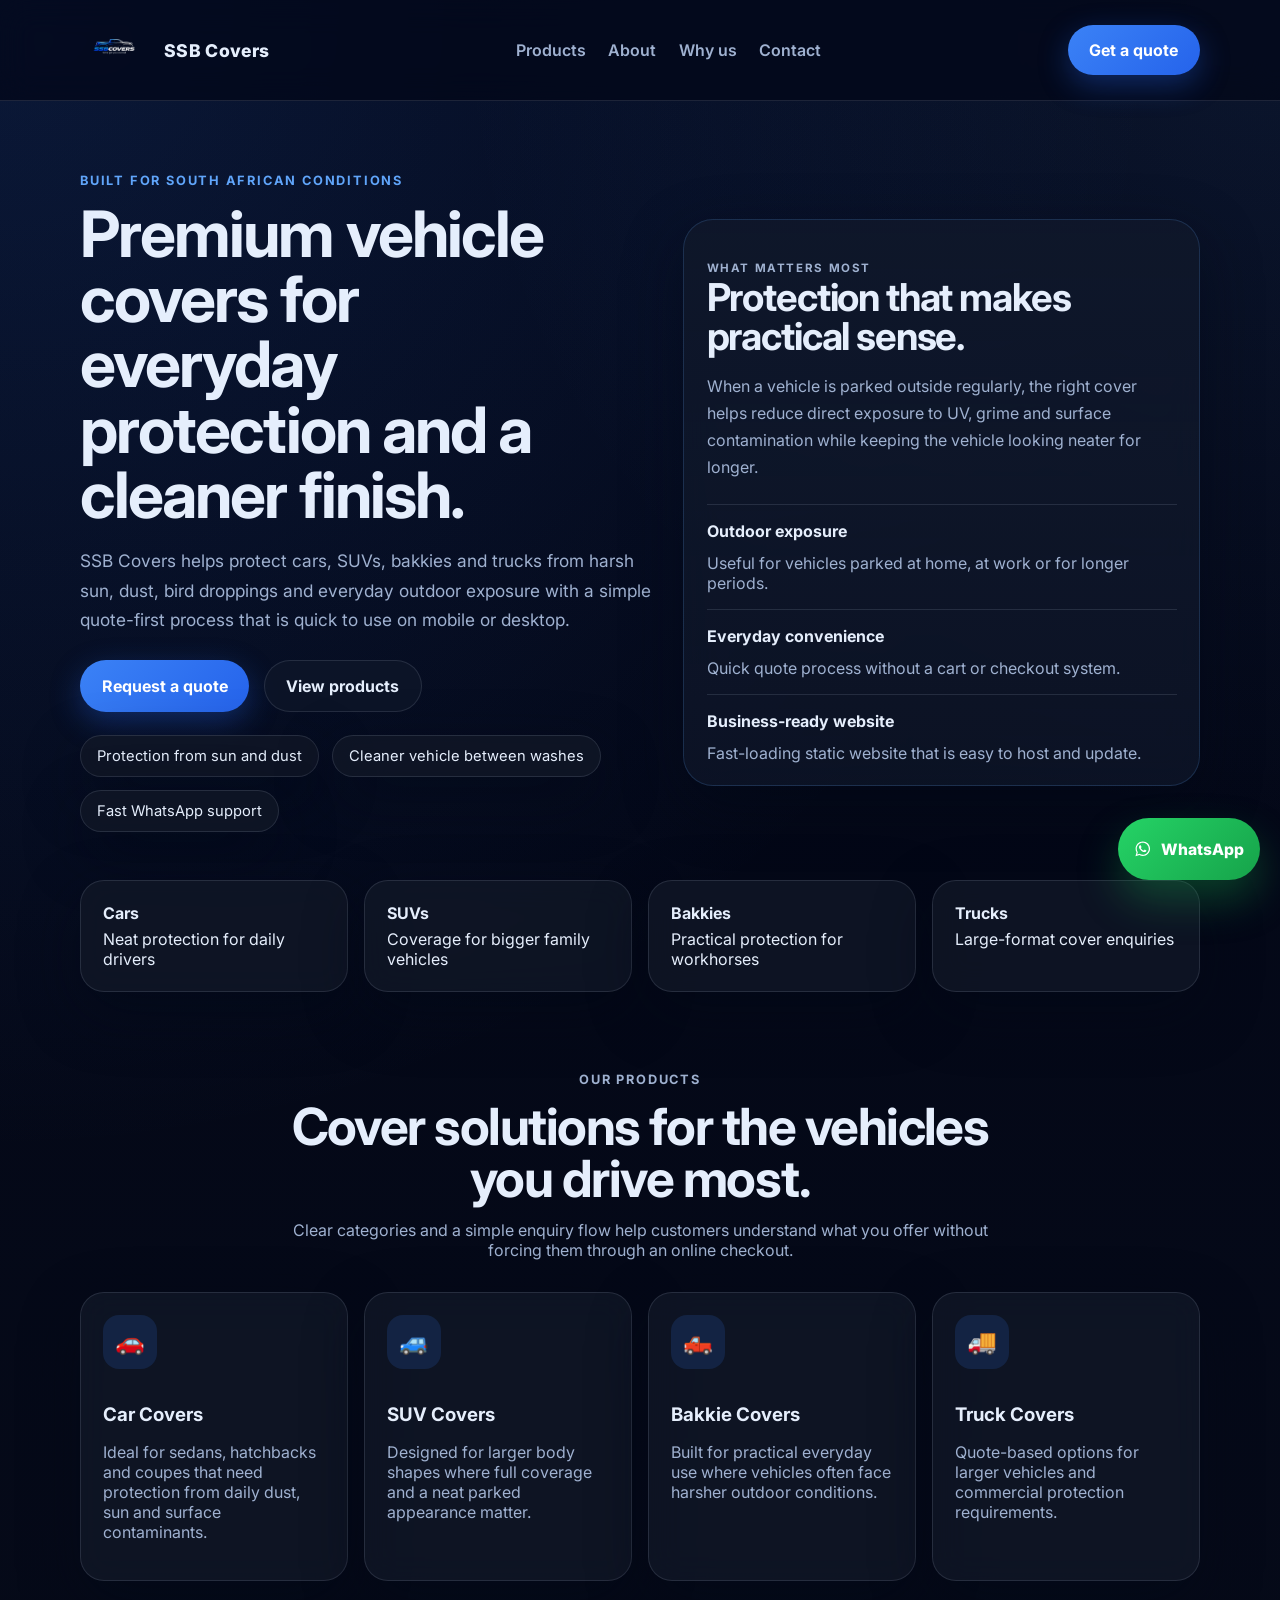
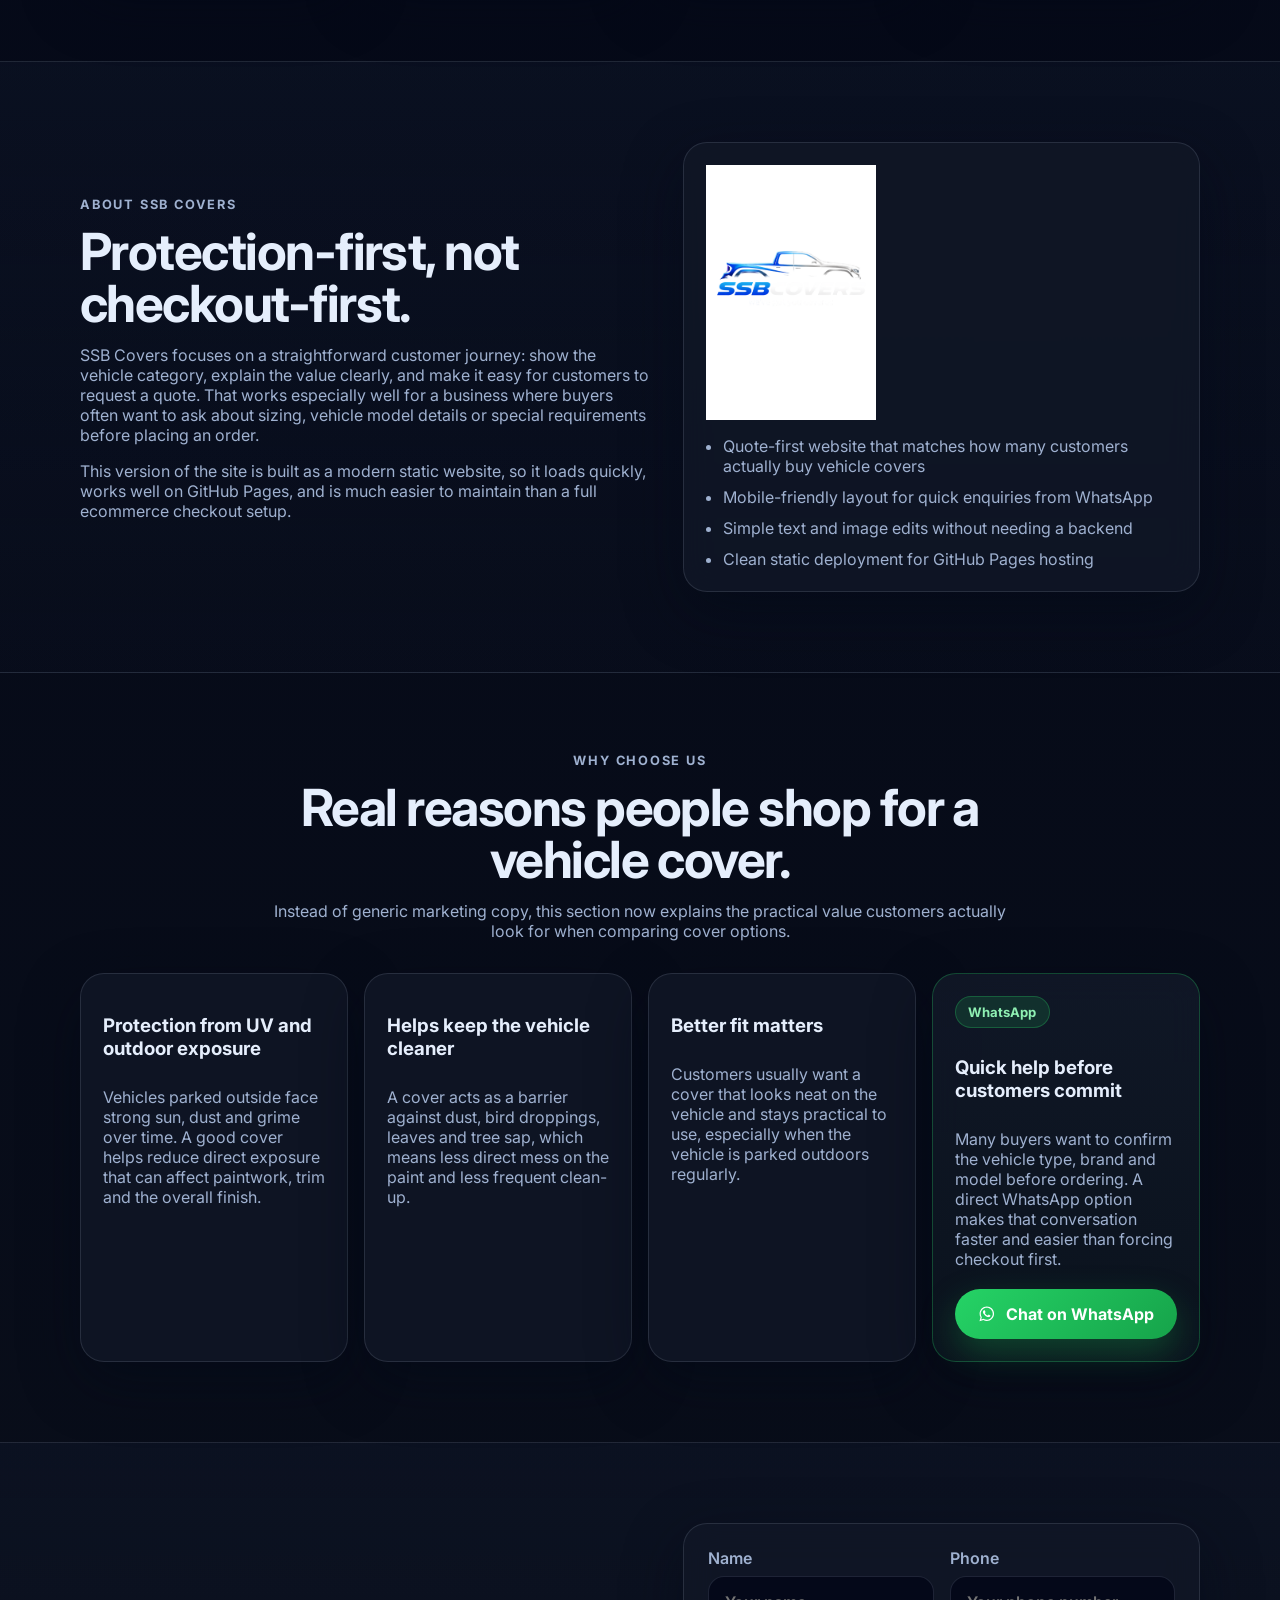
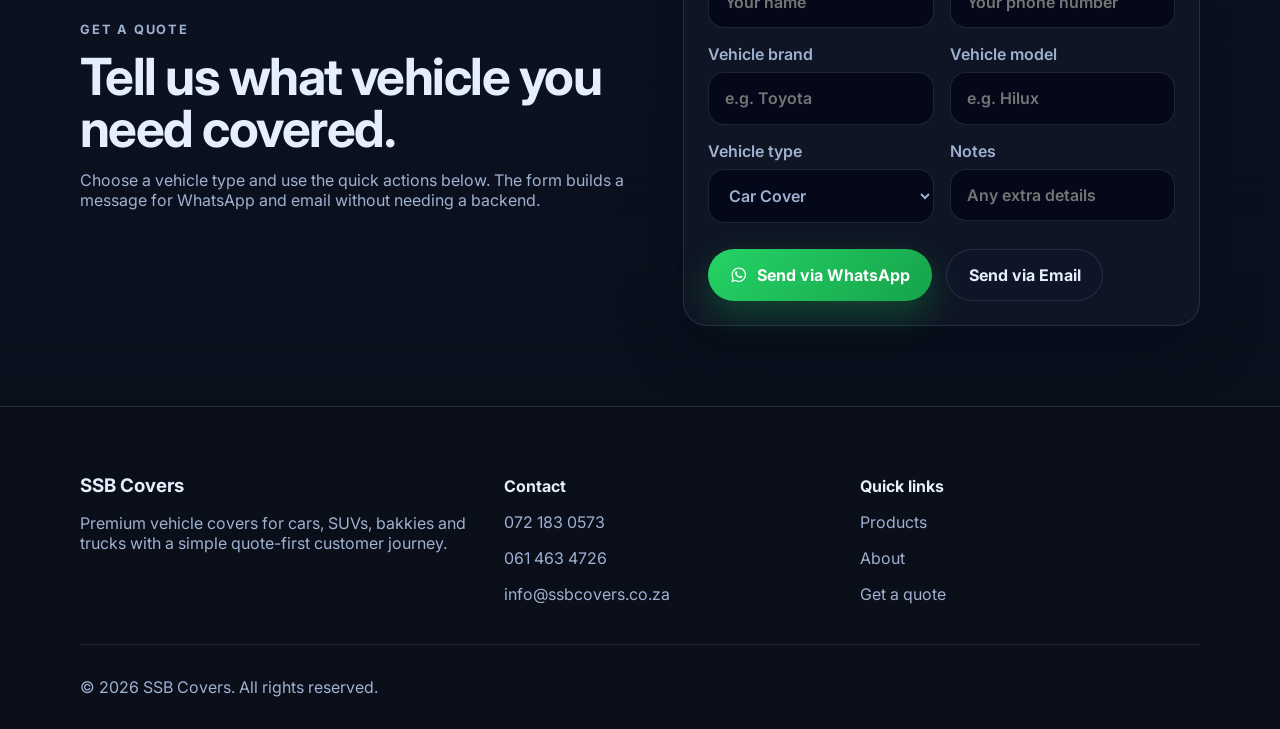
<file: index.html>
<!DOCTYPE html>
<html lang="en">
<head>
  <meta charset="UTF-8">
  <meta name="viewport" content="width=device-width, initial-scale=1.0">
  <meta name="description" content="SSB Covers creates premium vehicle covers for cars, SUVs, bakkies and trucks in South Africa, with an easy quote-first buying process.">
  <title>SSB Covers | Premium Vehicle Covers</title>
  <link rel="icon" href="logo.ico">
  <link rel="preconnect" href="https://fonts.googleapis.com">
  <link rel="preconnect" href="https://fonts.gstatic.com" crossorigin>
  <link href="https://fonts.googleapis.com/css2?family=Inter:wght@400;500;600;700;800&display=swap" rel="stylesheet">
  <link rel="stylesheet" href="styles.css">
</head>
<body>
  <header class="site-header">
    <div class="container nav-wrap">
      <a href="#top" class="brand" aria-label="SSB Covers home">
        <img src="logo-Photoroom.png" alt="SSB Covers logo">
        <span>SSB Covers</span>
      </a>

      <nav class="site-nav" aria-label="Primary navigation">
        <a href="#products">Products</a>
        <a href="#about">About</a>
        <a href="#why-us">Why us</a>
        <a href="#contact">Contact</a>
      </nav>

      <a class="btn btn-primary nav-cta" href="#quote">Get a quote</a>
    </div>
  </header>

  <main id="top">
    <section class="hero">
      <div class="container hero-grid">
        <div class="hero-copy">
          <p class="eyebrow">Built for South African conditions</p>
          <h1>Premium vehicle covers for everyday protection and a cleaner finish.</h1>
          <p class="hero-text">SSB Covers helps protect cars, SUVs, bakkies and trucks from harsh sun, dust, bird droppings and everyday outdoor exposure with a simple quote-first process that is quick to use on mobile or desktop.</p>
          <div class="hero-actions">
            <a class="btn btn-primary" href="#quote">Request a quote</a>
            <a class="btn btn-secondary" href="#products">View products</a>
          </div>
          <div class="hero-points">
            <span>Protection from sun and dust</span>
            <span>Cleaner vehicle between washes</span>
            <span>Fast WhatsApp support</span>
          </div>
        </div>

        <div class="hero-card hero-info-card">
          <div class="hero-info-top">
            <p class="eyebrow small">What matters most</p>
            <h2>Protection that makes practical sense.</h2>
            <p>When a vehicle is parked outside regularly, the right cover helps reduce direct exposure to UV, grime and surface contamination while keeping the vehicle looking neater for longer.</p>
          </div>
          <div class="hero-info-list">
            <div>
              <strong>Outdoor exposure</strong>
              <span>Useful for vehicles parked at home, at work or for longer periods.</span>
            </div>
            <div>
              <strong>Everyday convenience</strong>
              <span>Quick quote process without a cart or checkout system.</span>
            </div>
            <div>
              <strong>Business-ready website</strong>
              <span>Fast-loading static website that is easy to host and update.</span>
            </div>
          </div>
        </div>
      </div>
    </section>

    <section class="trust-bar">
      <div class="container trust-grid">
        <div>
          <strong>Cars</strong>
          <span>Neat protection for daily drivers</span>
        </div>
        <div>
          <strong>SUVs</strong>
          <span>Coverage for bigger family vehicles</span>
        </div>
        <div>
          <strong>Bakkies</strong>
          <span>Practical protection for workhorses</span>
        </div>
        <div>
          <strong>Trucks</strong>
          <span>Large-format cover enquiries</span>
        </div>
      </div>
    </section>

    <section class="section" id="products">
      <div class="container">
        <div class="section-heading">
          <p class="eyebrow">Our products</p>
          <h2>Cover solutions for the vehicles you drive most.</h2>
          <p>Clear categories and a simple enquiry flow help customers understand what you offer without forcing them through an online checkout.</p>
        </div>

        <div class="product-grid">
          <article class="product-card">
            <div class="product-icon">🚗</div>
            <h3>Car Covers</h3>
            <p>Ideal for sedans, hatchbacks and coupes that need protection from daily dust, sun and surface contaminants.</p>
          </article>

          <article class="product-card">
            <div class="product-icon">🚙</div>
            <h3>SUV Covers</h3>
            <p>Designed for larger body shapes where full coverage and a neat parked appearance matter.</p>
          </article>

          <article class="product-card">
            <div class="product-icon">🛻</div>
            <h3>Bakkie Covers</h3>
            <p>Built for practical everyday use where vehicles often face harsher outdoor conditions.</p>
          </article>

          <article class="product-card">
            <div class="product-icon">🚚</div>
            <h3>Truck Covers</h3>
            <p>Quote-based options for larger vehicles and commercial protection requirements.</p>
          </article>
        </div>
      </div>
    </section>

    <section class="section alt" id="about">
      <div class="container split-grid">
        <div>
          <p class="eyebrow">About SSB Covers</p>
          <h2>Protection-first, not checkout-first.</h2>
          <p>SSB Covers focuses on a straightforward customer journey: show the vehicle category, explain the value clearly, and make it easy for customers to request a quote. That works especially well for a business where buyers often want to ask about sizing, vehicle model details or special requirements before placing an order.</p>
          <p>This version of the site is built as a modern static website, so it loads quickly, works well on GitHub Pages, and is much easier to maintain than a full ecommerce checkout setup.</p>
        </div>

        <div class="info-card">
          <img src="logo_main.png" alt="SSB Covers brand mark">
          <ul>
            <li>Quote-first website that matches how many customers actually buy vehicle covers</li>
            <li>Mobile-friendly layout for quick enquiries from WhatsApp</li>
            <li>Simple text and image edits without needing a backend</li>
            <li>Clean static deployment for GitHub Pages hosting</li>
          </ul>
        </div>
      </div>
    </section>

    <section class="section" id="why-us">
      <div class="container">
        <div class="section-heading narrow">
          <p class="eyebrow">Why choose us</p>
          <h2>Real reasons people shop for a vehicle cover.</h2>
          <p>Instead of generic marketing copy, this section now explains the practical value customers actually look for when comparing cover options.</p>
        </div>

        <div class="feature-grid feature-grid-expanded">
          <article class="feature-card">
            <h3>Protection from UV and outdoor exposure</h3>
            <p>Vehicles parked outside face strong sun, dust and grime over time. A good cover helps reduce direct exposure that can affect paintwork, trim and the overall finish.</p>
          </article>
          <article class="feature-card">
            <h3>Helps keep the vehicle cleaner</h3>
            <p>A cover acts as a barrier against dust, bird droppings, leaves and tree sap, which means less direct mess on the paint and less frequent clean-up.</p>
          </article>
          <article class="feature-card">
            <h3>Better fit matters</h3>
            <p>Customers usually want a cover that looks neat on the vehicle and stays practical to use, especially when the vehicle is parked outdoors regularly.</p>
          </article>
          <article class="feature-card whatsapp-card">
            <div class="whatsapp-badge">WhatsApp</div>
            <h3>Quick help before customers commit</h3>
            <p>Many buyers want to confirm the vehicle type, brand and model before ordering. A direct WhatsApp option makes that conversation faster and easier than forcing checkout first.</p>
            <a class="btn btn-whatsapp" href="https://wa.me/27721830573" target="_blank" rel="noopener" aria-label="Chat with SSB Covers on WhatsApp">
              <svg viewBox="0 0 24 24" aria-hidden="true" focusable="false">
                <path d="M19.05 4.91A9.82 9.82 0 0 0 12.03 2C6.6 2 2.18 6.42 2.18 11.85c0 1.74.45 3.44 1.31 4.94L2 22l5.37-1.41a9.83 9.83 0 0 0 4.66 1.19h.01c5.43 0 9.85-4.42 9.85-9.85 0-2.63-1.02-5.1-2.84-7.02Zm-7.02 15.2h-.01a8.17 8.17 0 0 1-4.16-1.14l-.3-.18-3.19.84.85-3.11-.2-.32a8.16 8.16 0 0 1-1.26-4.35c0-4.52 3.68-8.2 8.21-8.2 2.19 0 4.25.85 5.8 2.41a8.13 8.13 0 0 1 2.4 5.8c0 4.52-3.68 8.2-8.14 8.2Zm4.5-6.12c-.25-.13-1.47-.72-1.7-.8-.23-.08-.4-.12-.57.12-.17.25-.65.8-.8.96-.15.17-.3.19-.56.06-.25-.13-1.07-.39-2.04-1.23-.75-.67-1.27-1.49-1.42-1.74-.15-.25-.02-.39.11-.52.11-.11.25-.3.38-.45.13-.15.17-.25.25-.42.08-.17.04-.31-.02-.44-.06-.13-.57-1.37-.78-1.88-.2-.49-.41-.42-.57-.42h-.48c-.17 0-.44.06-.67.31-.23.25-.87.85-.87 2.07s.89 2.4 1.01 2.57c.13.17 1.75 2.67 4.24 3.74.59.25 1.05.4 1.41.51.59.19 1.13.16 1.56.1.48-.07 1.47-.6 1.67-1.18.21-.58.21-1.07.15-1.18-.06-.1-.23-.17-.48-.3Z" fill="currentColor"/>
              </svg>
              Chat on WhatsApp
            </a>
          </article>
        </div>
      </div>
    </section>

    <section class="section alt" id="quote">
      <div class="container quote-wrap">
        <div class="section-heading left">
          <p class="eyebrow">Get a quote</p>
          <h2>Tell us what vehicle you need covered.</h2>
          <p>Choose a vehicle type and use the quick actions below. The form builds a message for WhatsApp and email without needing a backend.</p>
        </div>

        <form class="quote-card" id="quoteForm">
          <div class="form-grid">
            <label>
              Name
              <input type="text" id="name" placeholder="Your name">
            </label>
            <label>
              Phone
              <input type="text" id="phone" placeholder="Your phone number">
            </label>
            <label>
              Vehicle brand
              <input type="text" id="brand" placeholder="e.g. Toyota">
            </label>
            <label>
              Vehicle model
              <input type="text" id="model" placeholder="e.g. Hilux">
            </label>
            <label>
              Vehicle type
              <select id="vehicleType">
                <option value="Car Cover">Car Cover</option>
                <option value="SUV Cover">SUV Cover</option>
                <option value="Bakkie Cover">Bakkie Cover</option>
                <option value="Truck Cover">Truck Cover</option>
              </select>
            </label>
            <label>
              Notes
              <input type="text" id="notes" placeholder="Any extra details">
            </label>
          </div>

          <div class="quote-actions">
            <a class="btn btn-whatsapp" id="whatsappQuote" href="https://wa.me/27721830573" target="_blank" rel="noopener">
              <svg viewBox="0 0 24 24" aria-hidden="true" focusable="false">
                <path d="M19.05 4.91A9.82 9.82 0 0 0 12.03 2C6.6 2 2.18 6.42 2.18 11.85c0 1.74.45 3.44 1.31 4.94L2 22l5.37-1.41a9.83 9.83 0 0 0 4.66 1.19h.01c5.43 0 9.85-4.42 9.85-9.85 0-2.63-1.02-5.1-2.84-7.02Zm-7.02 15.2h-.01a8.17 8.17 0 0 1-4.16-1.14l-.3-.18-3.19.84.85-3.11-.2-.32a8.16 8.16 0 0 1-1.26-4.35c0-4.52 3.68-8.2 8.21-8.2 2.19 0 4.25.85 5.8 2.41a8.13 8.13 0 0 1 2.4 5.8c0 4.52-3.68 8.2-8.14 8.2Zm4.5-6.12c-.25-.13-1.47-.72-1.7-.8-.23-.08-.4-.12-.57.12-.17.25-.65.8-.8.96-.15.17-.3.19-.56.06-.25-.13-1.07-.39-2.04-1.23-.75-.67-1.27-1.49-1.42-1.74-.15-.25-.02-.39.11-.52.11-.11.25-.3.38-.45.13-.15.17-.25.25-.42.08-.17.04-.31-.02-.44-.06-.13-.57-1.37-.78-1.88-.2-.49-.41-.42-.57-.42h-.48c-.17 0-.44.06-.67.31-.23.25-.87.85-.87 2.07s.89 2.4 1.01 2.57c.13.17 1.75 2.67 4.24 3.74.59.25 1.05.4 1.41.51.59.19 1.13.16 1.56.1.48-.07 1.47-.6 1.67-1.18.21-.58.21-1.07.15-1.18-.06-.1-.23-.17-.48-.3Z" fill="currentColor"/>
              </svg>
              Send via WhatsApp
            </a>
            <a class="btn btn-secondary" id="emailQuote" href="mailto:info@ssbcovers.co.za">Send via Email</a>
          </div>
        </form>
      </div>
    </section>
  </main>

  <footer class="site-footer" id="contact">
    <div class="container footer-grid">
      <div>
        <h3>SSB Covers</h3>
        <p>Premium vehicle covers for cars, SUVs, bakkies and trucks with a simple quote-first customer journey.</p>
      </div>
      <div>
        <h4>Contact</h4>
        <p><a href="tel:+27721830573">072 183 0573</a></p>
        <p><a href="tel:+27614634726">061 463 4726</a></p>
        <p><a href="mailto:info@ssbcovers.co.za">info@ssbcovers.co.za</a></p>
      </div>
      <div>
        <h4>Quick links</h4>
        <p><a href="#products">Products</a></p>
        <p><a href="#about">About</a></p>
        <p><a href="#quote">Get a quote</a></p>
      </div>
    </div>
    <div class="container footer-bottom">
      <p>© 2026 SSB Covers. All rights reserved.</p>
    </div>
  </footer>

  <a class="whatsapp-float" href="https://wa.me/27721830573" target="_blank" rel="noopener" aria-label="Chat on WhatsApp">
    <svg viewBox="0 0 24 24" aria-hidden="true" focusable="false">
      <path d="M19.05 4.91A9.82 9.82 0 0 0 12.03 2C6.6 2 2.18 6.42 2.18 11.85c0 1.74.45 3.44 1.31 4.94L2 22l5.37-1.41a9.83 9.83 0 0 0 4.66 1.19h.01c5.43 0 9.85-4.42 9.85-9.85 0-2.63-1.02-5.1-2.84-7.02Zm-7.02 15.2h-.01a8.17 8.17 0 0 1-4.16-1.14l-.3-.18-3.19.84.85-3.11-.2-.32a8.16 8.16 0 0 1-1.26-4.35c0-4.52 3.68-8.2 8.21-8.2 2.19 0 4.25.85 5.8 2.41a8.13 8.13 0 0 1 2.4 5.8c0 4.52-3.68 8.2-8.14 8.2Zm4.5-6.12c-.25-.13-1.47-.72-1.7-.8-.23-.08-.4-.12-.57.12-.17.25-.65.8-.8.96-.15.17-.3.19-.56.06-.25-.13-1.07-.39-2.04-1.23-.75-.67-1.27-1.49-1.42-1.74-.15-.25-.02-.39.11-.52.11-.11.25-.3.38-.45.13-.15.17-.25.25-.42.08-.17.04-.31-.02-.44-.06-.13-.57-1.37-.78-1.88-.2-.49-.41-.42-.57-.42h-.48c-.17 0-.44.06-.67.31-.23.25-.87.85-.87 2.07s.89 2.4 1.01 2.57c.13.17 1.75 2.67 4.24 3.74.59.25 1.05.4 1.41.51.59.19 1.13.16 1.56.1.48-.07 1.47-.6 1.67-1.18.21-.58.21-1.07.15-1.18-.06-.1-.23-.17-.48-.3Z" fill="currentColor"/>
    </svg>
    <span>WhatsApp</span>
  </a>

  <script src="script.js"></script>
</body>
</html>
</file>
<file: styles.css>
:root {
  --bg: #0a0f1a;
  --panel: rgba(17, 24, 39, 0.78);
  --panel-strong: #0f172a;
  --text: #e5eefc;
  --muted: #9fb1d0;
  --line: rgba(148, 163, 184, 0.18);
  --primary: #3b82f6;
  --primary-strong: #2563eb;
  --accent: #60a5fa;
  --shadow: 0 20px 60px rgba(2, 8, 23, 0.45);
  --radius: 24px;
  --whatsapp: #25d366;
  --whatsapp-strong: #16a34a;
}

* {
  box-sizing: border-box;
}

html {
  scroll-behavior: smooth;
}

body {
  margin: 0;
  font-family: "Inter", Arial, sans-serif;
  color: var(--text);
  background:
    radial-gradient(circle at top left, rgba(59, 130, 246, 0.15), transparent 28%),
    radial-gradient(circle at right top, rgba(96, 165, 250, 0.1), transparent 20%),
    linear-gradient(180deg, #020617 0%, #0a0f1a 100%);
}

img {
  max-width: 100%;
  display: block;
}

a {
  color: inherit;
  text-decoration: none;
}

.container {
  width: min(1120px, calc(100% - 2rem));
  margin: 0 auto;
}

.site-header {
  position: sticky;
  top: 0;
  z-index: 1000;
  backdrop-filter: blur(16px);
  background: rgba(2, 6, 23, 0.7);
  border-bottom: 1px solid var(--line);
}

.nav-wrap {
  display: flex;
  align-items: center;
  justify-content: space-between;
  gap: 1rem;
  padding: 1rem 0;
}

.brand {
  display: inline-flex;
  align-items: center;
  gap: 1rem;
  font-weight: 800;
  letter-spacing: 0.02em;
  font-size: 1.1rem;
}

.brand img {
  width: 68px;
  height: 68px;
  object-fit: contain;
}

.site-nav {
  display: flex;
  gap: 1.4rem;
  color: var(--muted);
  font-weight: 600;
}

.site-nav a:hover,
.site-footer a:hover {
  color: #ffffff;
}

.btn {
  display: inline-flex;
  align-items: center;
  justify-content: center;
  gap: 0.6rem;
  border-radius: 999px;
  padding: 0.95rem 1.35rem;
  font-weight: 700;
  transition: transform 0.2s ease, box-shadow 0.2s ease, background 0.2s ease, border-color 0.2s ease;
}

.btn:hover {
  transform: translateY(-1px);
}

.btn-primary {
  color: white;
  background: linear-gradient(135deg, var(--primary), var(--primary-strong));
  box-shadow: 0 10px 30px rgba(37, 99, 235, 0.35);
}

.btn-secondary {
  border: 1px solid var(--line);
  background: rgba(15, 23, 42, 0.75);
}

.btn-whatsapp {
  color: white;
  background: linear-gradient(135deg, var(--whatsapp), var(--whatsapp-strong));
  box-shadow: 0 14px 34px rgba(22, 163, 74, 0.34);
}

.btn-whatsapp svg,
.whatsapp-float svg {
  width: 1.1rem;
  height: 1.1rem;
  flex: 0 0 auto;
}

.hero {
  padding: 4.5rem 0 2rem;
}

.hero-grid,
.split-grid,
.quote-wrap {
  display: grid;
  grid-template-columns: 1.05fr 0.95fr;
  gap: 2rem;
  align-items: center;
}

.eyebrow {
  margin: 0 0 0.8rem;
  color: var(--accent);
  font-weight: 700;
  text-transform: uppercase;
  letter-spacing: 0.14em;
  font-size: 0.8rem;
}

.eyebrow.small {
  font-size: 0.72rem;
}

.hero h1,
.section h2,
.hero-info-card h2 {
  margin: 0;
  line-height: 1.02;
  letter-spacing: -0.03em;
}

.hero h1 {
  font-size: clamp(2.5rem, 5vw, 4.8rem);
  max-width: 12ch;
}

.hero-info-card h2 {
  font-size: clamp(1.7rem, 3vw, 2.4rem);
}

.hero-text,
.section-heading p,
.split-grid p,
.feature-card p,
.product-card p,
.info-card li,
.site-footer p,
label,
input,
select,
.hero-info-card p,
.hero-info-list span {
  color: var(--muted);
}

.hero-text {
  max-width: 58ch;
  font-size: 1.08rem;
  line-height: 1.7;
  margin: 1.2rem 0 0;
}

.hero-actions,
.quote-actions {
  display: flex;
  gap: 0.9rem;
  flex-wrap: wrap;
  margin-top: 1.6rem;
}

.hero-points {
  display: flex;
  gap: 0.8rem;
  flex-wrap: wrap;
  margin-top: 1.4rem;
}

.hero-points span,
.trust-grid > div,
.product-card,
.feature-card,
.info-card,
.quote-card,
.hero-info-card {
  border: 1px solid var(--line);
  background: var(--panel);
  backdrop-filter: blur(16px);
  box-shadow: var(--shadow);
}

.hero-points span {
  padding: 0.7rem 1rem;
  border-radius: 999px;
  font-size: 0.92rem;
}

.hero-card,
.hero-info-card {
  padding: 1.4rem;
  border-radius: calc(var(--radius) + 6px);
}

.hero-card {
  border: 1px solid rgba(96, 165, 250, 0.18);
  background: linear-gradient(180deg, rgba(15, 23, 42, 0.95), rgba(15, 23, 42, 0.7));
  box-shadow: var(--shadow);
}

.hero-info-card {
  display: grid;
  gap: 1.4rem;
}

.hero-info-top p {
  margin: 1rem 0 0;
  line-height: 1.7;
}

.hero-info-list {
  display: grid;
  gap: 1rem;
}

.hero-info-list div {
  display: grid;
  gap: 0.35rem;
  padding-top: 1rem;
  border-top: 1px solid var(--line);
}

.hero-info-list strong,
.trust-grid strong,
.product-card h3,
.feature-card h3,
.site-footer h3,
.site-footer h4 {
  display: block;
  margin-bottom: 0.4rem;
}

.trust-bar {
  padding: 1rem 0 0;
}

.trust-grid,
.product-grid,
.feature-grid,
.footer-grid,
.form-grid {
  display: grid;
  gap: 1rem;
}

.trust-grid {
  grid-template-columns: repeat(4, 1fr);
}

.trust-grid > div,
.product-card,
.feature-card,
.info-card,
.quote-card {
  padding: 1.35rem;
  border-radius: var(--radius);
}

.section {
  padding: 5rem 0;
}

.section-heading {
  max-width: 720px;
  margin: 0 auto 2rem;
  text-align: center;
}

.section-heading.left {
  margin: 0;
  text-align: left;
}

.section-heading.narrow {
  max-width: 760px;
}

.section h2 {
  font-size: clamp(2rem, 4vw, 3.25rem);
}

.alt {
  background: linear-gradient(180deg, rgba(15, 23, 42, 0.45), rgba(15, 23, 42, 0.15));
  border-top: 1px solid var(--line);
  border-bottom: 1px solid var(--line);
}

.product-grid,
.feature-grid {
  grid-template-columns: repeat(4, 1fr);
}

.feature-grid-expanded {
  align-items: stretch;
}

.product-icon {
  width: 54px;
  height: 54px;
  display: inline-flex;
  align-items: center;
  justify-content: center;
  border-radius: 16px;
  background: rgba(59, 130, 246, 0.15);
  font-size: 1.5rem;
  margin-bottom: 1rem;
}

.info-card {
  display: grid;
  gap: 1rem;
}

.info-card img {
  width: 170px;
}

.info-card ul {
  margin: 0;
  padding-left: 1.1rem;
}

.info-card li + li {
  margin-top: 0.7rem;
}

.feature-card {
  display: grid;
  align-content: start;
  gap: 0.25rem;
}

.whatsapp-card {
  border-color: rgba(37, 211, 102, 0.28);
  background: linear-gradient(180deg, rgba(17, 24, 39, 0.92), rgba(12, 20, 31, 0.88));
}

.whatsapp-badge {
  display: inline-flex;
  width: fit-content;
  align-items: center;
  justify-content: center;
  padding: 0.45rem 0.8rem;
  border-radius: 999px;
  background: rgba(37, 211, 102, 0.14);
  border: 1px solid rgba(37, 211, 102, 0.28);
  color: #8ff0b3;
  font-size: 0.82rem;
  font-weight: 700;
  margin-bottom: 0.35rem;
}

.quote-card {
  padding: 1.5rem;
}

.form-grid {
  grid-template-columns: repeat(2, 1fr);
}

label {
  display: flex;
  flex-direction: column;
  gap: 0.5rem;
  font-weight: 600;
}

input,
select {
  width: 100%;
  border: 1px solid rgba(148, 163, 184, 0.18);
  border-radius: 16px;
  background: rgba(2, 6, 23, 0.75);
  padding: 0.95rem 1rem;
  font: inherit;
}

input:focus,
select:focus {
  outline: 2px solid rgba(96, 165, 250, 0.45);
  border-color: transparent;
}

.site-footer {
  padding: 3rem 0 1rem;
}

.footer-grid {
  grid-template-columns: 1.2fr 1fr 1fr;
  border-bottom: 1px solid var(--line);
  padding-bottom: 1.5rem;
}

.footer-bottom {
  padding-top: 1rem;
  color: var(--muted);
}

.whatsapp-float {
  position: fixed;
  right: 1.25rem;
  bottom: 1.25rem;
  min-width: 66px;
  height: 62px;
  border-radius: 999px;
  display: inline-flex;
  align-items: center;
  justify-content: center;
  gap: 0.6rem;
  padding: 0 1rem;
  background: linear-gradient(135deg, var(--whatsapp), var(--whatsapp-strong));
  color: white;
  font-size: 0.98rem;
  font-weight: 800;
  box-shadow: 0 20px 40px rgba(22, 163, 74, 0.35);
}

@media (max-width: 980px) {
  .hero-grid,
  .split-grid,
  .quote-wrap,
  .product-grid,
  .feature-grid,
  .trust-grid,
  .footer-grid,
  .form-grid {
    grid-template-columns: 1fr 1fr;
  }

  .hero-grid,
  .split-grid,
  .quote-wrap {
    grid-template-columns: 1fr;
  }
}

@media (max-width: 720px) {
  .site-nav {
    display: none;
  }

  .nav-wrap {
    padding: 0.9rem 0;
  }

  .nav-cta {
    padding-inline: 1rem;
  }

  .hero,
  .section {
    padding: 3.5rem 0;
  }

  .trust-grid,
  .product-grid,
  .feature-grid,
  .footer-grid,
  .form-grid {
    grid-template-columns: 1fr;
  }

  .brand img {
    width: 56px;
    height: 56px;
  }

  .brand span {
    display: none;
  }

  .hero-actions,
  .quote-actions {
    flex-direction: column;
  }

  .btn {
    width: 100%;
  }

  .whatsapp-float {
    height: 58px;
    padding: 0 0.95rem;
  }

  .whatsapp-float span {
    display: none;
  }
}
</file>
